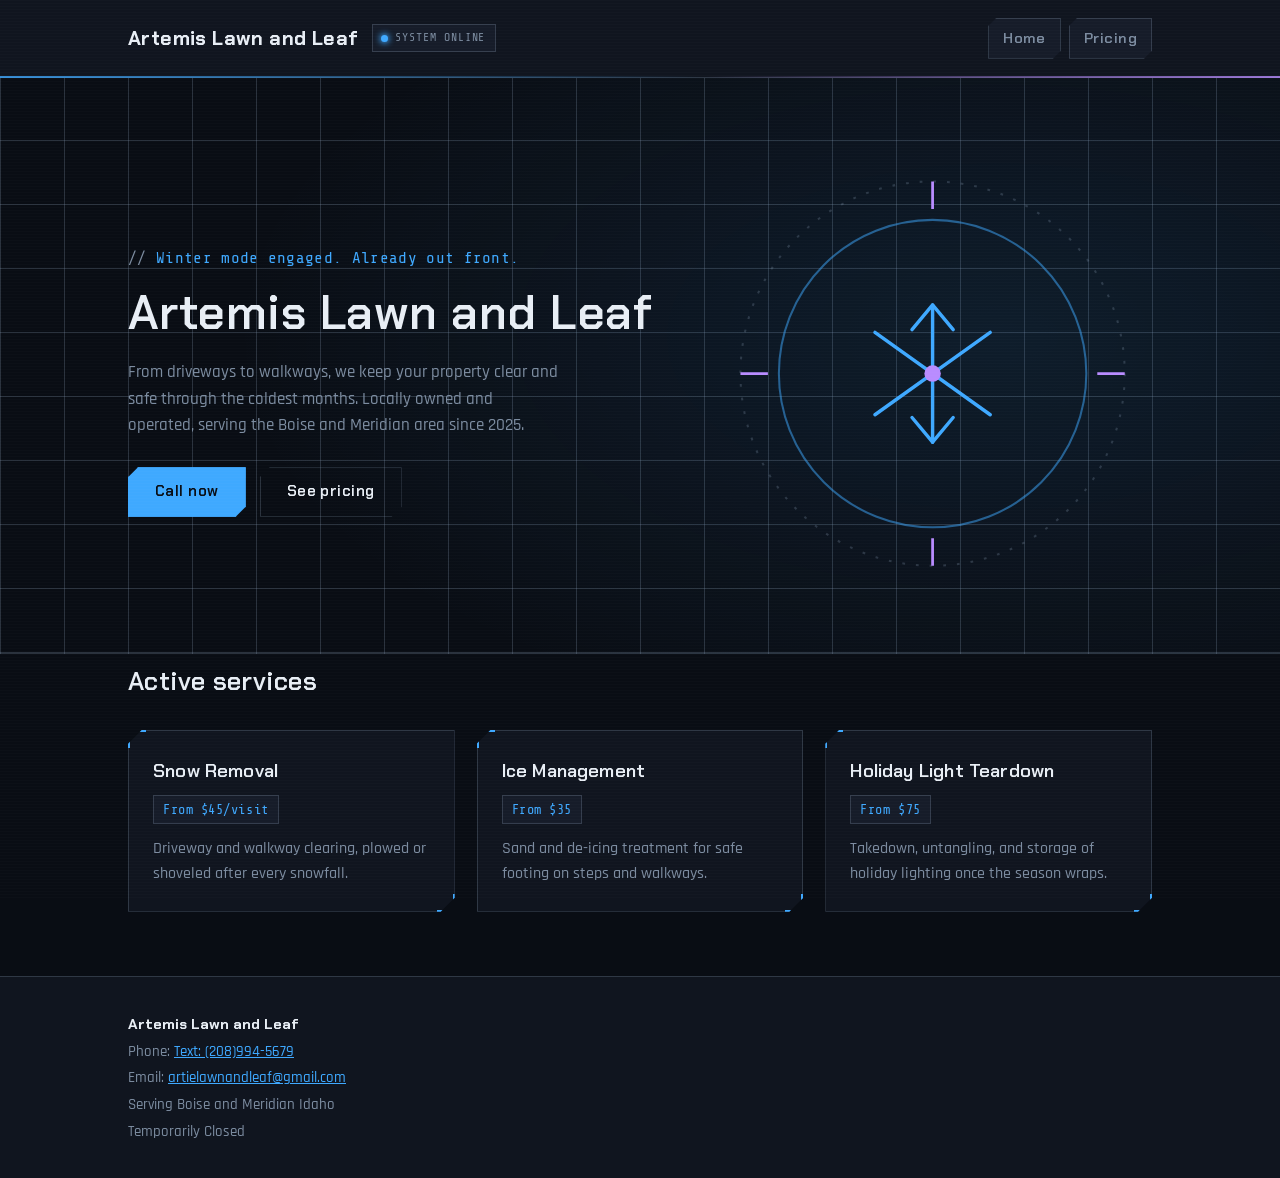
<file: index.html>
<!DOCTYPE html>
<html lang="en">
<head>
<meta charset="UTF-8">
<meta name="viewport" content="width=device-width, initial-scale=1.0">
<title>Artemis Lawn and Leaf</title>
<link rel="stylesheet" href="styles.css">
</head>
<body>

<header class="site-header">
  <div class="wrap">
    <div class="brand-group">
      <a href="index.html" class="brand" data-brand>Artemis Lawn and Leaf</a>
      <span class="status-pill"><span class="dot"></span>SYSTEM ONLINE</span>
    </div>
    <nav class="site-nav">
      <a href="/">Home</a>
      <a href="pricing">Pricing</a>
      <!--<a href="calendar">Calendar</a>-->
    </nav>
  </div>
</header>

<section class="hero">
  <div class="wrap">
    <div class="hero-text">
      <p class="tagline" id="tagline"></p>
      <h1 id="business-name">Artemis Lawn and Leaf</h1>
      <p class="description" id="description"></p>
      <div class="cta-row">
        <a class="btn primary" href="tel:" id="call-btn">Call now</a>
        <a class="btn secondary" href="pricing.html">See pricing</a>
      </div>
    </div>
    <div class="hero-art" id="hero-art"></div>
  </div>
</section>

<section class="services">
  <div class="wrap">
    <div class="section-head">
      <h2>Active services</h2>
    </div>
    <div class="card-row" id="service-cards"></div>
  </div>
</section>

<footer class="site-footer">
  <div class="wrap">
    <div class="contact-block">
      <div><strong data-brand>Artemis Lawn and Leaf</strong></div>
      <div>Phone: <a href="tel:" data-phone></a></div>
      <div>Email: <a href="mailto:" data-email></a></div>
      <div data-address></div>
      <div data-hours></div>
    </div>
  </div>
</footer>

<script src="site.js"></script>
<script>
  initSite().then(({ config, season }) => {
    document.getElementById('tagline').textContent = config.business.tagline[season];
    document.getElementById('business-name').textContent = config.business.name;
    document.getElementById('description').textContent = config.business.description[season];
    document.getElementById('hero-art').innerHTML = heroArt(season);

    const callBtn = document.getElementById('call-btn');
    callBtn.href = `tel:${config.business.phone.replace(/[^\d+]/g, '')}`;

    const row = document.getElementById('service-cards');
    row.innerHTML = config.services[season].map(s => `
      <div class="service-card hud-panel">
        <h3>${s.title}</h3>
        <span class="price mono">${s.price}</span>
        <p>${s.blurb}</p>
      </div>
    `).join('');
  });
</script>

</body>
</html>
</file>
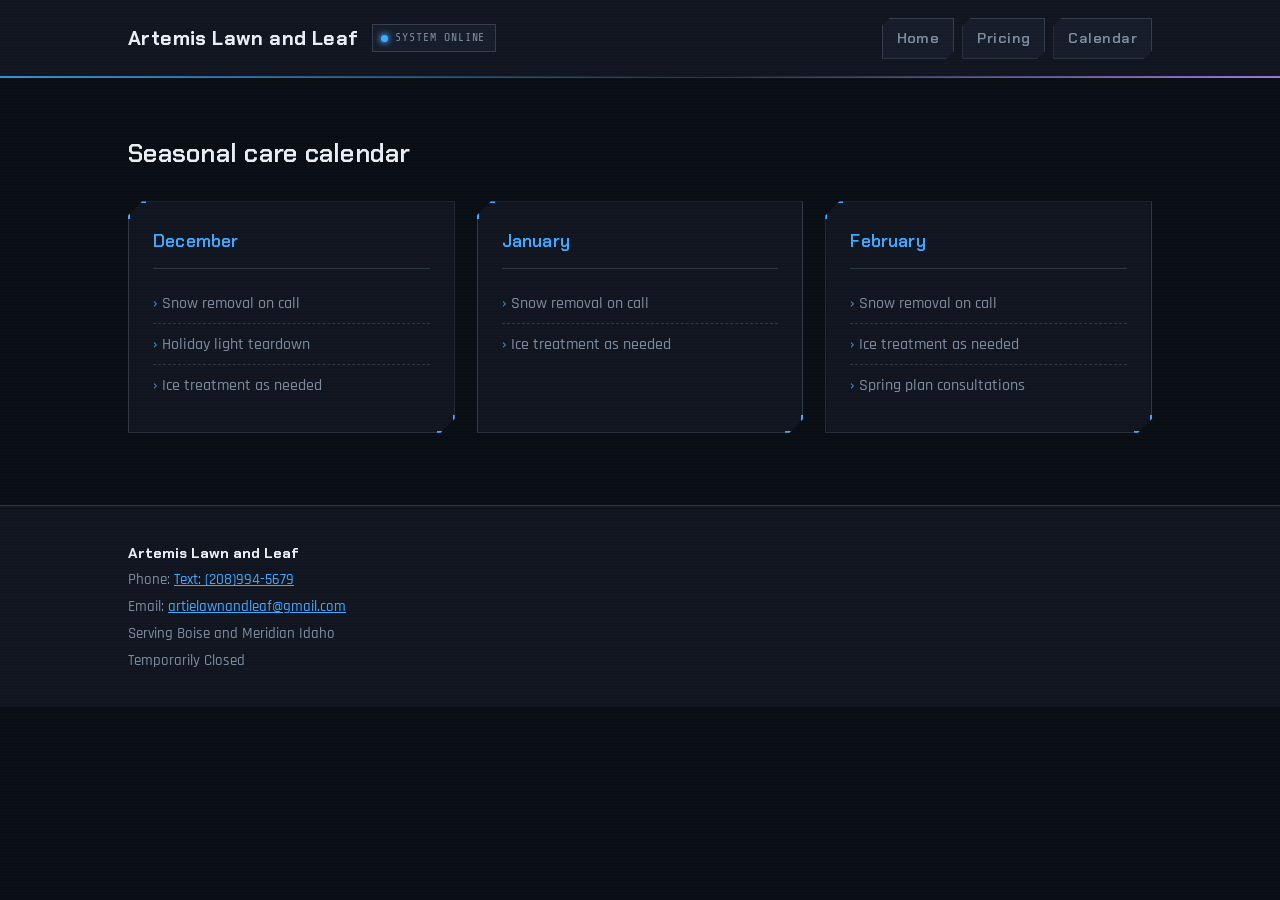
<file: calendar.html>
<!DOCTYPE html>
<html lang="en">
<head>
<meta charset="UTF-8">
<meta name="viewport" content="width=device-width, initial-scale=1.0">
<title>Calendar — Artemis Lawn and Leaf</title>
<link rel="stylesheet" href="styles.css">
</head>
<body>

<header class="site-header">
  <div class="wrap">
    <div class="brand-group">
      <a href="index.html" class="brand" data-brand>Artemis Lawn and Leaf</a>
      <span class="status-pill"><span class="dot"></span>SYSTEM ONLINE</span>
    </div>
    <nav class="site-nav">
      <a href="/">Home</a>
      <a href="pricing">Pricing</a>
      <a href="calendar">Calendar</a>
    </nav>
  </div>
</header>

<section class="calendar-section">
  <div class="wrap">
    <div class="section-head">
      <h2>Seasonal care calendar</h2>
    </div>
    <div class="month-row" id="month-cards"></div>
  </div>
</section>

<footer class="site-footer">
  <div class="wrap">
    <div class="contact-block">
      <div><strong data-brand>Artemis Lawn and Leaf</strong></div>
      <div>Phone: <a href="tel:" data-phone></a></div>
      <div>Email: <a href="mailto:" data-email></a></div>
      <div data-address></div>
      <div data-hours></div>
    </div>
  </div>
</footer>

<script src="site.js"></script>
<script>
  initSite().then(({ config, season }) => {
    const row = document.getElementById('month-cards');
    row.innerHTML = config.calendar[season].map(m => `
      <div class="month-card hud-panel">
        <h3>${m.month}</h3>
        <ul>${m.tasks.map(t => `<li>${t}</li>`).join('')}</ul>
      </div>
    `).join('');
  });
</script>

</body>
</html>
</file>
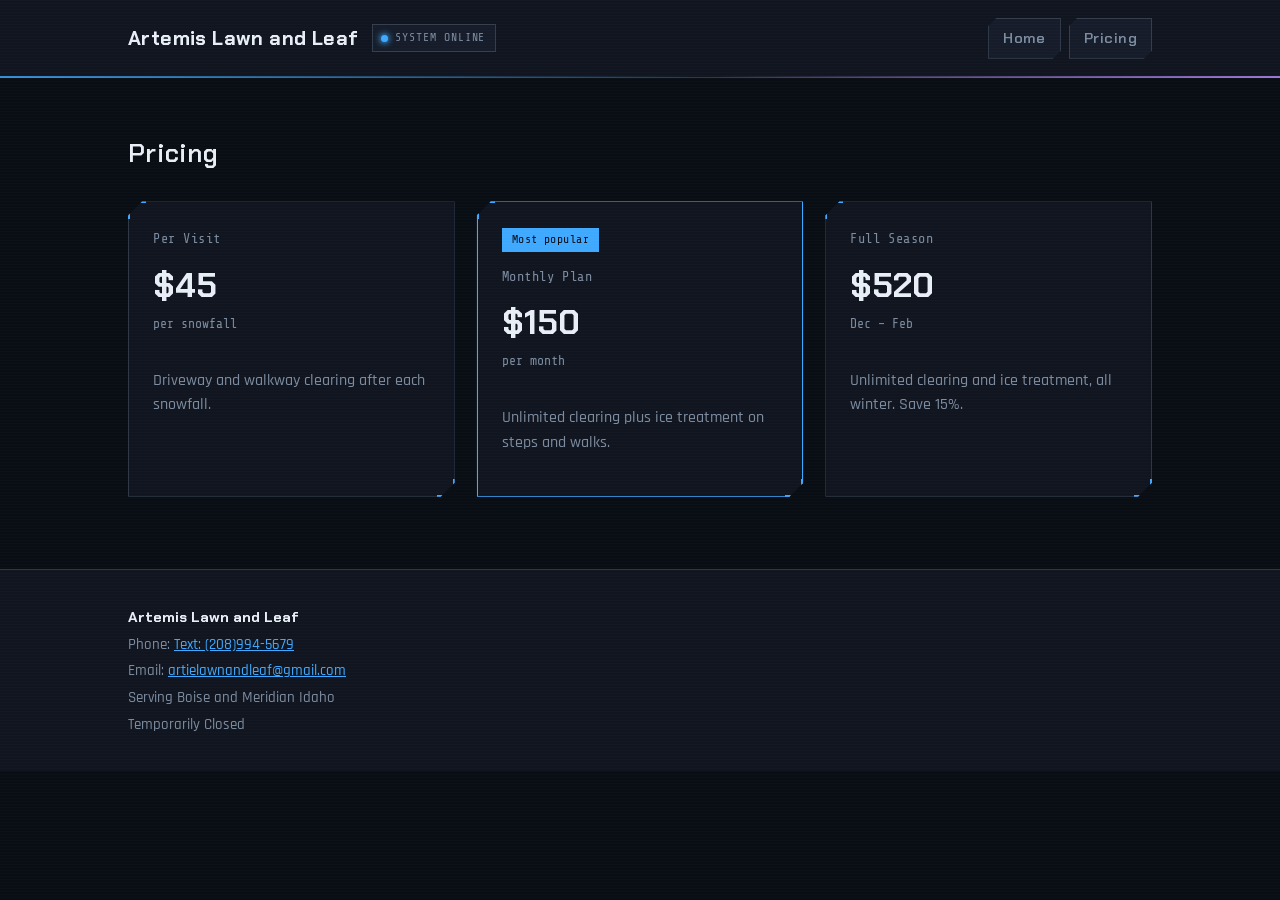
<file: pricing.html>
<!DOCTYPE html>
<html lang="en">
<head>
<meta charset="UTF-8">
<meta name="viewport" content="width=device-width, initial-scale=1.0">
<title>Pricing — Artemis Lawn and Leaf</title>
<link rel="stylesheet" href="styles.css">
</head>
<body>

<header class="site-header">
  <div class="wrap">
    <div class="brand-group">
      <a href="index.html" class="brand" data-brand>Artemis Lawn and Leaf</a>
      <span class="status-pill"><span class="dot"></span>SYSTEM ONLINE</span>
    </div>
    <nav class="site-nav">
      <a href="/">Home</a>
      <a href="pricing">Pricing</a>
      <!--<a href="calendar">Calendar</a>-->
    </nav>
  </div>
</header>

<section class="pricing-section">
  <div class="wrap">
    <div class="section-head">
      <h2>Pricing</h2>
    </div>
    <div class="plan-row" id="plan-cards"></div>
  </div>
</section>

<footer class="site-footer">
  <div class="wrap">
    <div class="contact-block">
      <div><strong data-brand>Artemis Lawn and Leaf</strong></div>
      <div>Phone: <a href="tel:" data-phone></a></div>
      <div>Email: <a href="mailto:" data-email></a></div>
      <div data-address></div>
      <div data-hours></div>
    </div>
  </div>
</footer>

<script src="site.js"></script>
<script>
  initSite().then(({ config, season }) => {
    const row = document.getElementById('plan-cards');
    row.innerHTML = config.pricing[season].map(p => `
      <div class="plan-card hud-panel ${p.featured ? 'featured' : ''}">
        ${p.featured ? '<span class="badge">Most popular</span>' : ''}
        <span class="plan-name">${p.plan}</span>
        <span class="plan-price">${p.price}</span>
        <span class="plan-period">${p.period}</span>
        <p class="plan-details">${p.details}</p>
      </div>
    `).join('');
  });
</script>

</body>
</html>
</file>
<file: styles.css>
@import url('https://fonts.googleapis.com/css2?family=Chakra+Petch:wght@400;500;600;700&family=Rajdhani:wght@400;500;600;700&family=Share+Tech+Mono&display=swap');

/* ---------- Base (shared dark HUD surface) ---------- */
:root {
  --bg: #090D14;
  --surface: #10151F;
  --surface-2: #161C29;
  --ink: #E8EEF5;
  --ink-soft: #7C8CA0;
  --line: rgba(140, 160, 185, 0.25);
}

/* ---------- Per-season accent pairs ---------- */
[data-season="spring"] { --accent: #39FF9E; --accent-2: #FF5FA8; }
[data-season="summer"] { --accent: #00E1FF; --accent-2: #FFC300; }
[data-season="autumn"] { --accent: #FF7A29; --accent-2: #FF3860; }
[data-season="winter"] { --accent: #3FA9FF; --accent-2: #B98CFF; }

* { box-sizing: border-box; }
html { scroll-behavior: smooth; }

body {
  margin: 0;
  background: var(--bg);
  color: var(--ink);
  font-family: 'Rajdhani', sans-serif;
  font-size: 18px;
  font-weight: 500;
  line-height: 1.55;
  position: relative;
}

/* faint CRT scanline overlay, purely decorative */
body::before {
  content: "";
  position: fixed;
  inset: 0;
  pointer-events: none;
  z-index: 999;
  background: repeating-linear-gradient(
    to bottom,
    rgba(255, 255, 255, 0.015) 0px,
    rgba(255, 255, 255, 0.015) 1px,
    transparent 1px,
    transparent 3px
  );
}

h1, h2, h3 {
  font-family: 'Chakra Petch', sans-serif;
  font-weight: 600;
  margin: 0 0 0.4em 0;
  color: var(--ink);
  letter-spacing: 0.01em;
}

.mono {
  font-family: 'Share Tech Mono', monospace;
  letter-spacing: 0.04em;
}

a { color: var(--accent); }

.wrap {
  max-width: 1080px;
  margin: 0 auto;
  padding: 0 28px;
}

/* ---------- Header ---------- */
header.site-header {
  position: relative;
  background: var(--surface);
  border-bottom: 1px solid var(--line);
}

header.site-header::after {
  content: "";
  position: absolute;
  left: 0; right: 0; bottom: -1px;
  height: 2px;
  background: linear-gradient(90deg, var(--accent), transparent 55%, var(--accent-2));
  opacity: 0.8;
}

.site-header .wrap {
  display: flex;
  align-items: center;
  justify-content: space-between;
  padding-top: 18px;
  padding-bottom: 18px;
  gap: 24px;
  flex-wrap: wrap;
}

.brand-group { display: flex; align-items: center; gap: 14px; }

.brand {
  font-family: 'Chakra Petch', sans-serif;
  font-size: 1.25rem;
  font-weight: 700;
  color: var(--ink);
  text-decoration: none;
  letter-spacing: 0.02em;
}

.status-pill {
  display: inline-flex;
  align-items: center;
  gap: 7px;
  font-family: 'Share Tech Mono', monospace;
  font-size: 0.72rem;
  color: var(--ink-soft);
  letter-spacing: 0.08em;
  border: 1px solid var(--line);
  padding: 4px 10px 4px 8px;
  background: var(--surface-2);
}

.status-pill .dot {
  width: 7px;
  height: 7px;
  border-radius: 50%;
  background: var(--accent);
  box-shadow: 0 0 6px 1px var(--accent);
  animation: pulse 2.2s ease-in-out infinite;
}

@keyframes pulse {
  0%, 100% { opacity: 1; }
  50% { opacity: 0.35; }
}

nav.site-nav {
  display: flex;
  gap: 8px;
}

nav.site-nav a {
  color: var(--ink-soft);
  text-decoration: none;
  font-family: 'Chakra Petch', sans-serif;
  font-weight: 600;
  font-size: 0.92rem;
  letter-spacing: 0.03em;
  padding: 8px 14px;
  background: var(--surface-2);
  border: 1px solid var(--line);
  clip-path: polygon(8px 0, 100% 0, 100% calc(100% - 8px), calc(100% - 8px) 100%, 0 100%, 0 8px);
}

nav.site-nav a:hover { color: var(--ink); border-color: var(--accent); }

nav.site-nav a[aria-current="page"] {
  color: var(--accent);
  border-color: var(--accent);
  box-shadow: 0 0 10px -2px var(--accent);
}

/* ---------- Hero ---------- */
.hero {
  padding: 76px 0 60px;
  position: relative;
  background:
    radial-gradient(ellipse 60% 70% at 78% 45%, color-mix(in srgb, var(--accent) 10%, transparent), transparent),
    repeating-linear-gradient(0deg, var(--line) 0, var(--line) 1px, transparent 1px, transparent 64px),
    repeating-linear-gradient(90deg, var(--line) 0, var(--line) 1px, transparent 1px, transparent 64px);
  background-blend-mode: normal;
  opacity: 1;
  border-bottom: 1px solid var(--line);
}

.hero .wrap {
  display: grid;
  grid-template-columns: 1.1fr 0.9fr;
  gap: 48px;
  align-items: center;
}

.hero h1 {
  font-size: clamp(2.1rem, 4vw, 3rem);
  line-height: 1.1;
}

.hero .tagline {
  font-family: 'Share Tech Mono', monospace;
  font-size: 1rem;
  color: var(--accent);
  margin-bottom: 16px;
  letter-spacing: 0.02em;
}

.hero .tagline::before { content: "// "; color: var(--ink-soft); }

.hero p.description {
  max-width: 48ch;
  color: var(--ink-soft);
  font-size: 1.08rem;
}

.hero .cta-row {
  margin-top: 28px;
  display: flex;
  gap: 14px;
  flex-wrap: wrap;
}

.btn {
  display: inline-block;
  padding: 12px 26px;
  text-decoration: none;
  font-family: 'Chakra Petch', sans-serif;
  font-weight: 600;
  font-size: 0.95rem;
  letter-spacing: 0.03em;
  border: 1px solid var(--accent);
  clip-path: polygon(10px 0, 100% 0, 100% calc(100% - 10px), calc(100% - 10px) 100%, 0 100%, 0 10px);
}

.btn.primary {
  background: var(--accent);
  color: var(--bg);
}

.btn.secondary {
  background: transparent;
  color: var(--ink);
  border-color: var(--line);
}

.btn.secondary:hover { border-color: var(--accent); color: var(--accent); }

.hero-art {
  aspect-ratio: 1 / 1;
  display: flex;
  align-items: center;
  justify-content: center;
}

.hero-art svg { width: 100%; height: 100%; }

.hud-ring-rotate {
  animation: spin 50s linear infinite;
}

@keyframes spin {
  from { transform: rotate(0deg); }
  to { transform: rotate(360deg); }
}

/* ---------- Section heading ---------- */
.section-head {
  margin-bottom: 28px;
}

.section-head h2 { font-size: 1.6rem; }

/* ---------- HUD panel (shared card frame) ---------- */
.hud-panel {
  position: relative;
  background: var(--surface);
  border: 1px solid var(--line);
  clip-path: polygon(14px 0, 100% 0, 100% calc(100% - 14px), calc(100% - 14px) 100%, 0 100%, 0 14px);
  padding: 26px 24px;
}

.hud-panel::before,
.hud-panel::after {
  content: "";
  position: absolute;
  width: 16px;
  height: 16px;
  pointer-events: none;
}

.hud-panel::before {
  top: -1px; left: -1px;
  border-top: 2px solid var(--accent);
  border-left: 2px solid var(--accent);
}

.hud-panel::after {
  bottom: -1px; right: -1px;
  border-bottom: 2px solid var(--accent);
  border-right: 2px solid var(--accent);
}

/* ---------- Service cards ---------- */
.services { padding: 8px 0 64px; }

.card-row {
  display: grid;
  grid-template-columns: repeat(3, 1fr);
  gap: 22px;
}

.service-card h3 { font-size: 1.15rem; margin-bottom: 10px; }

.service-card .price {
  font-family: 'Share Tech Mono', monospace;
  font-weight: 400;
  color: var(--accent);
  font-size: 0.85rem;
  display: inline-block;
  margin-bottom: 12px;
  padding: 3px 9px;
  border: 1px solid var(--line);
  background: var(--surface-2);
}

.service-card p {
  color: var(--ink-soft);
  font-size: 0.98rem;
  margin: 0;
}

/* ---------- Footer ---------- */
footer.site-footer {
  border-top: 1px solid var(--line);
  background: var(--surface);
  padding: 36px 0 30px;
}

footer .wrap {
  display: flex;
  justify-content: space-between;
  flex-wrap: wrap;
  gap: 20px;
  font-size: 0.92rem;
  color: var(--ink-soft);
}

footer .contact-block div { margin-bottom: 4px; }
footer .contact-block strong { color: var(--ink); font-family: 'Chakra Petch', sans-serif; }

/* ---------- Pricing page ---------- */
.pricing-section { padding: 56px 0 72px; }

.plan-row {
  display: grid;
  grid-template-columns: repeat(3, 1fr);
  gap: 22px;
}

.plan-card {
  display: flex;
  flex-direction: column;
}

.plan-card.featured {
  border-color: var(--accent);
  box-shadow: 0 0 24px -8px var(--accent);
}

.plan-card .plan-name {
  font-family: 'Share Tech Mono', monospace;
  color: var(--ink-soft);
  font-size: 0.85rem;
  margin-bottom: 10px;
  letter-spacing: 0.04em;
}

.plan-card .plan-price {
  font-family: 'Chakra Petch', sans-serif;
  font-weight: 700;
  font-size: 2.1rem;
  color: var(--ink);
  margin-bottom: 2px;
}

.plan-card .plan-period {
  font-family: 'Share Tech Mono', monospace;
  color: var(--ink-soft);
  font-size: 0.82rem;
  margin-bottom: 18px;
}

.plan-card .plan-details {
  color: var(--ink-soft);
  font-size: 0.98rem;
  flex-grow: 1;
}

.plan-card .badge {
  align-self: flex-start;
  background: var(--accent);
  color: var(--bg);
  font-family: 'Share Tech Mono', monospace;
  font-size: 0.72rem;
  padding: 3px 10px;
  margin-bottom: 14px;
  letter-spacing: 0.04em;
}

/* ---------- Calendar page ---------- */
.calendar-section { padding: 56px 0 72px; }

.month-row {
  display: grid;
  grid-template-columns: repeat(3, 1fr);
  gap: 22px;
}

.month-card h3 {
  font-size: 1.1rem;
  border-bottom: 1px solid var(--line);
  padding-bottom: 12px;
  margin-bottom: 14px;
  color: var(--accent);
}

.month-card ul { margin: 0; padding: 0; list-style: none; }

.month-card li {
  padding: 8px 0;
  border-bottom: 1px dashed var(--line);
  color: var(--ink-soft);
  font-size: 0.98rem;
}

.month-card li::before { content: "› "; color: var(--accent); }
.month-card li:last-child { border-bottom: none; }

/* ---------- Responsive ---------- */
@media (max-width: 780px) {
  .hero .wrap { grid-template-columns: 1fr; }
  .hero-art { max-width: 260px; margin: 0 auto; }
  .card-row, .plan-row, .month-row { grid-template-columns: 1fr; }
  nav.site-nav { gap: 6px; flex-wrap: wrap; }
  footer .wrap { flex-direction: column; }
}

/* ---------- Reduced motion ---------- */
@media (prefers-reduced-motion: reduce) {
  html { scroll-behavior: auto; }
  .status-pill .dot { animation: none; }
  .hud-ring-rotate { animation: none; }
}

/* ---------- Focus visibility ---------- */
a:focus-visible, .btn:focus-visible {
  outline: 2px solid var(--accent);
  outline-offset: 2px;
}
</file>
